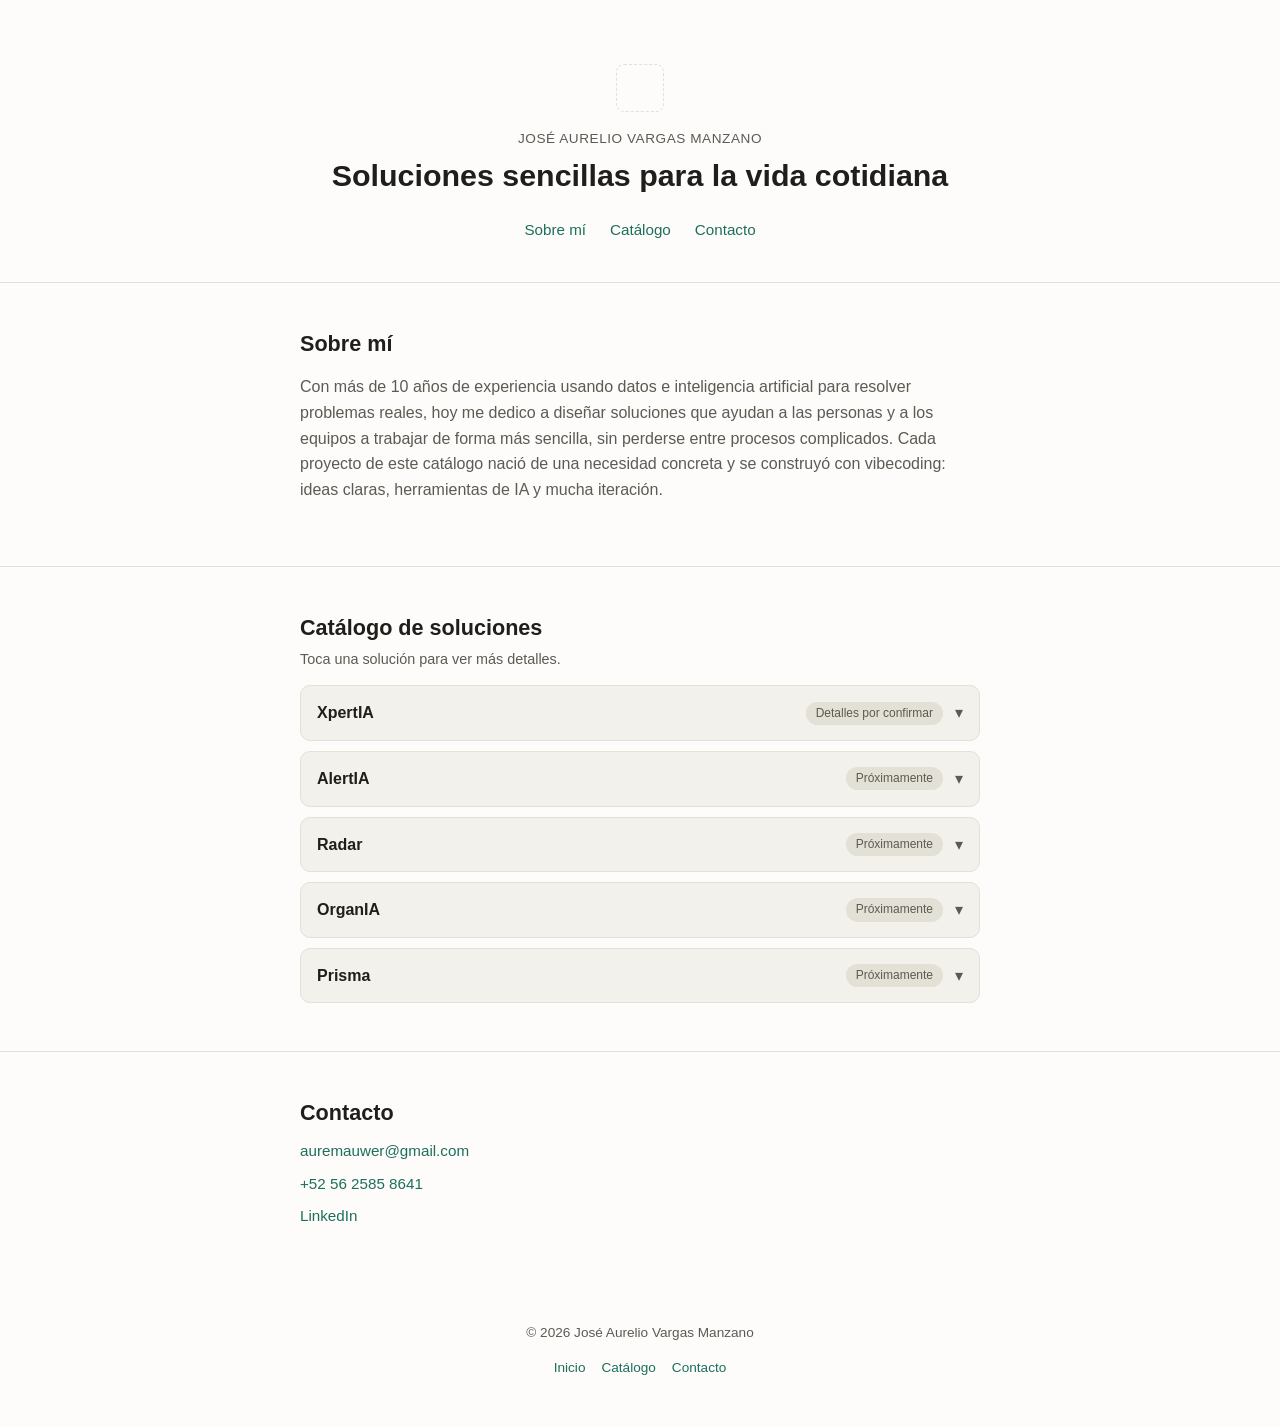
<file: index.html>
<!DOCTYPE html>
<html lang="es">
<head>
<meta charset="UTF-8">
<meta name="viewport" content="width=device-width, initial-scale=1.0">
<title>José Aurelio Vargas Manzano — Soluciones de IA</title>
<meta name="description" content="Portafolio de soluciones de IA de José Aurelio Vargas Manzano. Soluciones sencillas para la vida cotidiana.">
<link rel="stylesheet" href="css/styles.css">
</head>
<body>

<header class="hero" id="inicio">
  <div class="container">
    <div class="logo-placeholder" aria-hidden="true"></div>
    <p class="eyebrow">José Aurelio Vargas Manzano</p>
    <h1>Soluciones sencillas para la vida cotidiana</h1>
    <nav class="nav" aria-label="Navegación principal">
      <a href="#sobre-mi">Sobre mí</a>
      <a href="#catalogo">Catálogo</a>
      <a href="#contacto">Contacto</a>
    </nav>
  </div>
</header>

<main>

  <section id="sobre-mi" class="section">
    <div class="container">
      <h2>Sobre mí</h2>
      <p>
        Con más de 10 años de experiencia usando datos e inteligencia artificial para resolver
        problemas reales, hoy me dedico a diseñar soluciones que ayudan a las personas y a los
        equipos a trabajar de forma más sencilla, sin perderse entre procesos complicados.
        Cada proyecto de este catálogo nació de una necesidad concreta y se construyó con
        vibecoding: ideas claras, herramientas de IA y mucha iteración.
      </p>
    </div>
  </section>

  <section id="catalogo" class="section">
    <div class="container">
      <h2>Catálogo de soluciones</h2>
      <p class="section-intro">Toca una solución para ver más detalles.</p>

      <div class="catalog">

        <article class="card">
          <button class="card-toggle" aria-expanded="false">
            <span class="card-title">XpertIA</span>
            <span class="badge badge-pending">Detalles por confirmar</span>
            <span class="chevron" aria-hidden="true">&#9662;</span>
          </button>
          <div class="card-body">
            <p><strong>Problema que resuelve:</strong> muchas oficinas trabajan con procesos que
              siempre pasan por los mismos pasos, como expedientes o pedidos que avanzan de una
              etapa a otra. Cuando alguien fuera de ese proceso necesita saber cómo va todo
              —cuántos casos hay en cada etapa, cuál sigue, si alguno ya se tardó más de lo
              debido— normalmente tiene que perseguir a alguien más o armar un reporte a mano.</p>
            <p><strong>Cómo lo resuelve:</strong> XpertIA conoce el proceso de memoria y responde
              esas preguntas al instante, en el momento en que se hacen. Basta con preguntarle
              directamente, por ejemplo "¿cuántos casos llevan más de dos días esperando?", y él
              revisa la información real y contesta, sin que nadie tenga que armar reportes.</p>
            <p><strong>Estado:</strong> <span class="placeholder-text">por confirmar</span></p>
            <p><strong>Herramientas usadas:</strong> <span class="placeholder-text">por confirmar</span></p>
          </div>
        </article>

        <article class="card">
          <button class="card-toggle" aria-expanded="false">
            <span class="card-title">AlertIA</span>
            <span class="badge badge-pending">Próximamente</span>
            <span class="chevron" aria-hidden="true">&#9662;</span>
          </button>
          <div class="card-body">
            <p class="placeholder-text">Descripción, problema, estado y herramientas por confirmar.</p>
          </div>
        </article>

        <article class="card">
          <button class="card-toggle" aria-expanded="false">
            <span class="card-title">Radar</span>
            <span class="badge badge-pending">Próximamente</span>
            <span class="chevron" aria-hidden="true">&#9662;</span>
          </button>
          <div class="card-body">
            <p class="placeholder-text">Descripción, problema, estado y herramientas por confirmar.</p>
          </div>
        </article>

        <article class="card">
          <button class="card-toggle" aria-expanded="false">
            <span class="card-title">OrganIA</span>
            <span class="badge badge-pending">Próximamente</span>
            <span class="chevron" aria-hidden="true">&#9662;</span>
          </button>
          <div class="card-body">
            <p class="placeholder-text">Descripción, problema, estado y herramientas por confirmar.</p>
          </div>
        </article>

        <article class="card">
          <button class="card-toggle" aria-expanded="false">
            <span class="card-title">Prisma</span>
            <span class="badge badge-pending">Próximamente</span>
            <span class="chevron" aria-hidden="true">&#9662;</span>
          </button>
          <div class="card-body">
            <p class="placeholder-text">Descripción, problema, estado y herramientas por confirmar.</p>
          </div>
        </article>

      </div>
    </div>
  </section>

  <section id="contacto" class="section">
    <div class="container">
      <h2>Contacto</h2>
      <ul class="contact-list">
        <li><a href="mailto:auremauwer@gmail.com">auremauwer@gmail.com</a></li>
        <li><a href="tel:+525625858641">+52 56 2585 8641</a></li>
        <li><a href="https://www.linkedin.com/in/aurevargas/" target="_blank" rel="noopener noreferrer">LinkedIn</a></li>
      </ul>
    </div>
  </section>

</main>

<footer class="footer">
  <div class="container">
    <p>&copy; 2026 José Aurelio Vargas Manzano</p>
    <nav aria-label="Enlaces de pie de página">
      <a href="#inicio">Inicio</a>
      <a href="#catalogo">Catálogo</a>
      <a href="#contacto">Contacto</a>
    </nav>
  </div>
</footer>

<script src="js/script.js"></script>
</body>
</html>
</file>
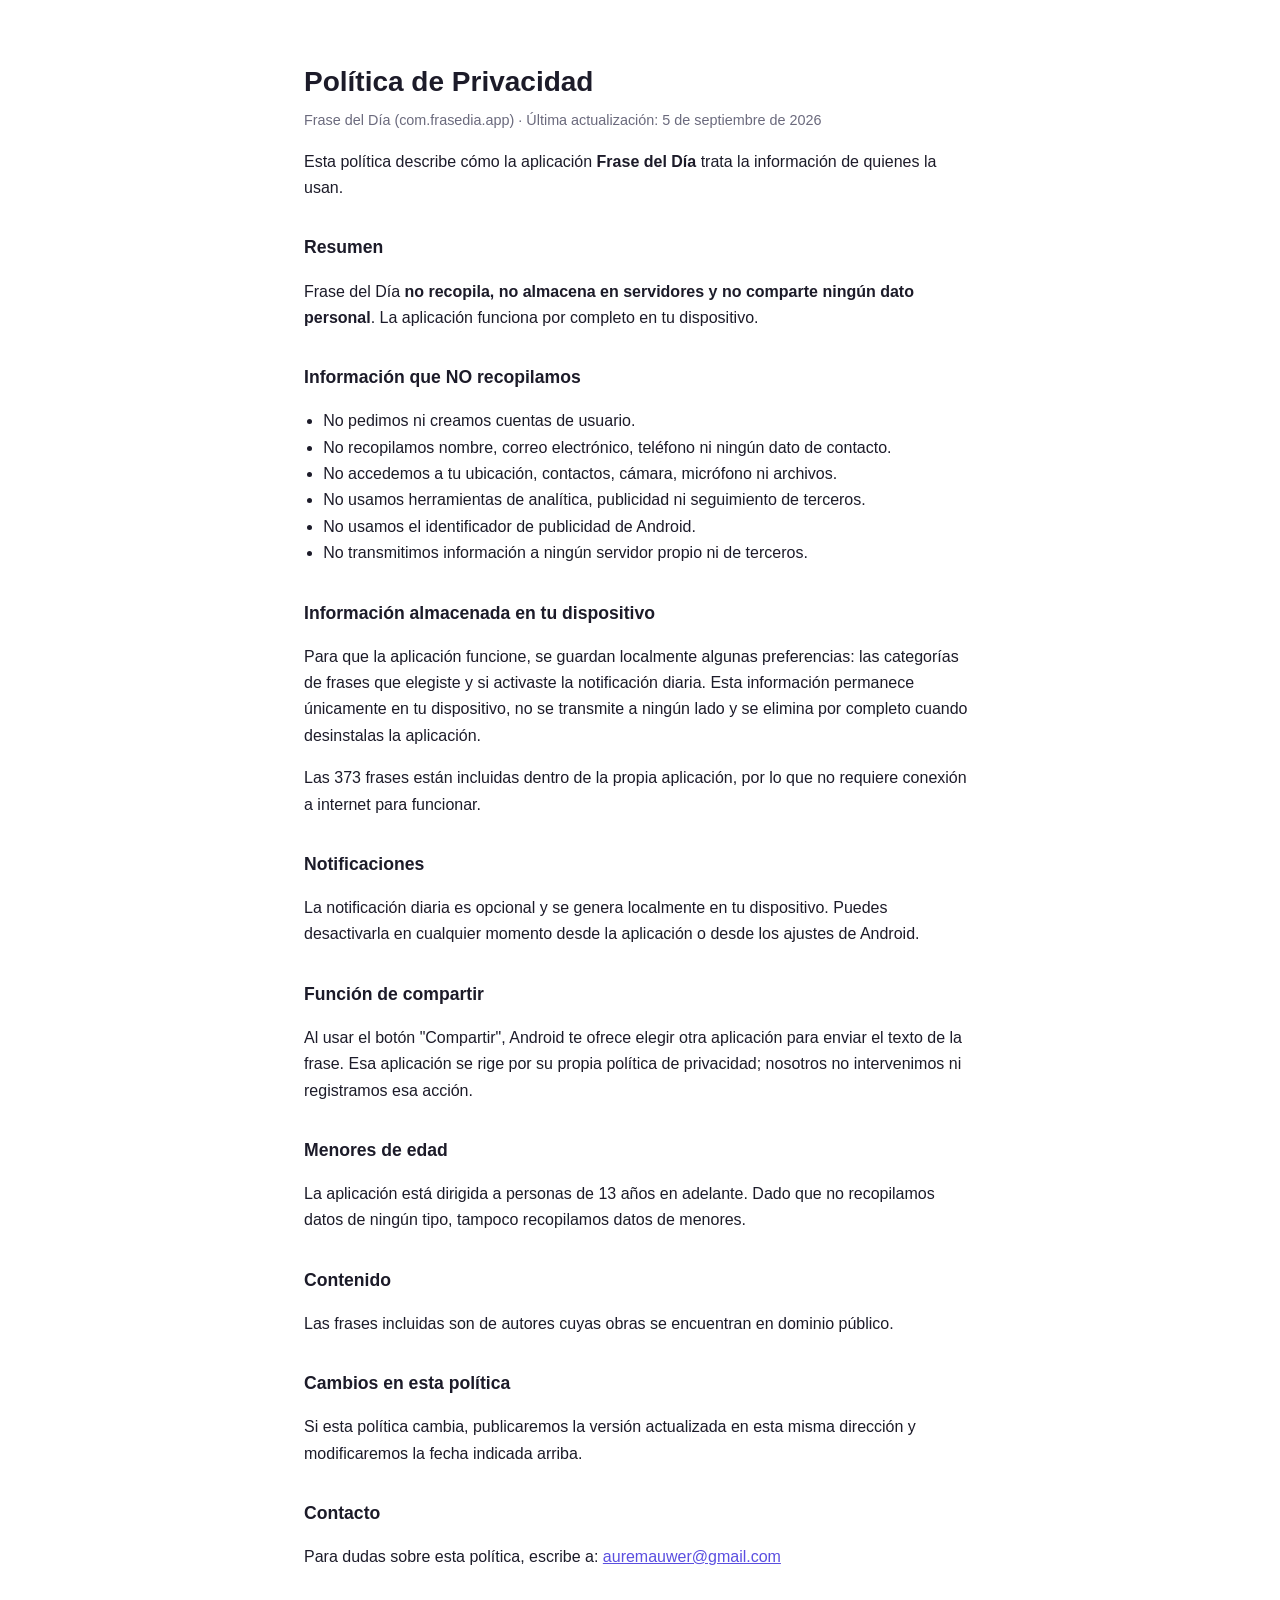
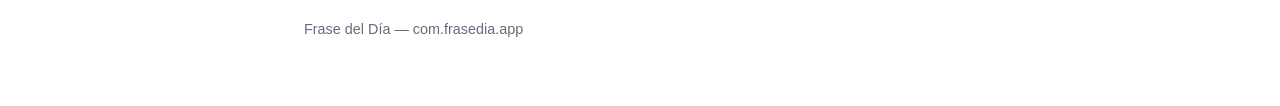
<file: privacidad/index.html>
<!DOCTYPE html>
<html lang="es">
<head>
<meta charset="utf-8">
<meta name="viewport" content="width=device-width, initial-scale=1">
<title>Política de Privacidad — Frase del Día</title>
<style>
  :root { color-scheme: light dark; }
  body {
    max-width: 42rem; margin: 0 auto; padding: 2.5rem 1.25rem 4rem;
    font: 16px/1.65 -apple-system, BlinkMacSystemFont, "Segoe UI", Roboto, sans-serif;
    color: #1c1b29; background: #fff;
  }
  h1 { font-size: 1.75rem; margin-bottom: .25rem; }
  h2 { font-size: 1.1rem; margin-top: 2rem; }
  .meta { color: #6b6a7d; font-size: .9rem; margin-top: 0; }
  ul { padding-left: 1.2rem; }
  footer { margin-top: 3rem; font-size: .9rem; color: #6b6a7d; }
  a { color: #5b4fe0; }
  @media (prefers-color-scheme: dark) {
    body { color: #e8e8ef; background: #1c1b29; }
    .meta, footer { color: #a9a8bd; }
    a { color: #9d94ff; }
  }
</style>
</head>
<body>

<h1>Política de Privacidad</h1>
<p class="meta">Frase del Día (com.frasedia.app) · Última actualización: 5 de septiembre de 2026</p>

<p>Esta política describe cómo la aplicación <strong>Frase del Día</strong> trata la información de quienes la usan.</p>

<h2>Resumen</h2>
<p>Frase del Día <strong>no recopila, no almacena en servidores y no comparte ningún dato personal</strong>. La aplicación funciona por completo en tu dispositivo.</p>

<h2>Información que NO recopilamos</h2>
<ul>
  <li>No pedimos ni creamos cuentas de usuario.</li>
  <li>No recopilamos nombre, correo electrónico, teléfono ni ningún dato de contacto.</li>
  <li>No accedemos a tu ubicación, contactos, cámara, micrófono ni archivos.</li>
  <li>No usamos herramientas de analítica, publicidad ni seguimiento de terceros.</li>
  <li>No usamos el identificador de publicidad de Android.</li>
  <li>No transmitimos información a ningún servidor propio ni de terceros.</li>
</ul>

<h2>Información almacenada en tu dispositivo</h2>
<p>Para que la aplicación funcione, se guardan localmente algunas preferencias: las categorías de frases que elegiste y si activaste la notificación diaria. Esta información permanece únicamente en tu dispositivo, no se transmite a ningún lado y se elimina por completo cuando desinstalas la aplicación.</p>
<p>Las 373 frases están incluidas dentro de la propia aplicación, por lo que no requiere conexión a internet para funcionar.</p>

<h2>Notificaciones</h2>
<p>La notificación diaria es opcional y se genera localmente en tu dispositivo. Puedes desactivarla en cualquier momento desde la aplicación o desde los ajustes de Android.</p>

<h2>Función de compartir</h2>
<p>Al usar el botón "Compartir", Android te ofrece elegir otra aplicación para enviar el texto de la frase. Esa aplicación se rige por su propia política de privacidad; nosotros no intervenimos ni registramos esa acción.</p>

<h2>Menores de edad</h2>
<p>La aplicación está dirigida a personas de 13 años en adelante. Dado que no recopilamos datos de ningún tipo, tampoco recopilamos datos de menores.</p>

<h2>Contenido</h2>
<p>Las frases incluidas son de autores cuyas obras se encuentran en dominio público.</p>

<h2>Cambios en esta política</h2>
<p>Si esta política cambia, publicaremos la versión actualizada en esta misma dirección y modificaremos la fecha indicada arriba.</p>

<h2>Contacto</h2>
<p>Para dudas sobre esta política, escribe a: <a href="mailto:auremauwer@gmail.com">auremauwer@gmail.com</a></p>

<footer>Frase del Día — com.frasedia.app</footer>

</body>
</html>
</file>
<file: css/styles.css>
:root {
  --bg: #fdfcfa;
  --bg-alt: #f3f1ec;
  --text: #1f1e1b;
  --text-secondary: #5c5a53;
  --accent: #1d6f5c;
  --accent-contrast: #ffffff;
  --border: #e3e0d6;
  --radius: 10px;
  --max-width: 720px;
  --font: -apple-system, BlinkMacSystemFont, "Segoe UI", Roboto, Helvetica, Arial, sans-serif;
}

@media (prefers-color-scheme: dark) {
  :root {
    --bg: #161513;
    --bg-alt: #201f1c;
    --text: #efece5;
    --text-secondary: #a8a49a;
    --accent: #4fbf9f;
    --accent-contrast: #0f1210;
    --border: #33312b;
  }
}

* { box-sizing: border-box; }

body {
  margin: 0;
  font-family: var(--font);
  background: var(--bg);
  color: var(--text);
  line-height: 1.6;
}

.container {
  max-width: var(--max-width);
  margin: 0 auto;
  padding: 0 20px;
}

h1, h2 {
  font-weight: 600;
  line-height: 1.25;
}

h1 { font-size: 1.9rem; margin: 0.4rem 0 1.5rem; }
h2 { font-size: 1.35rem; margin: 0 0 0.75rem; }

p { color: var(--text-secondary); }

a {
  color: var(--accent);
  text-decoration: none;
}
a:hover { text-decoration: underline; }

.hero {
  padding: 4rem 0 2.5rem;
  text-align: center;
  border-bottom: 1px solid var(--border);
}

.logo-placeholder {
  width: 48px;
  height: 48px;
  margin: 0 auto 1rem;
  border: 1px dashed var(--border);
  border-radius: 8px;
}

.eyebrow {
  margin: 0;
  font-size: 0.85rem;
  letter-spacing: 0.04em;
  text-transform: uppercase;
  color: var(--text-secondary);
}

.nav {
  display: flex;
  justify-content: center;
  gap: 1.5rem;
  font-size: 0.95rem;
}

.section {
  padding: 3rem 0;
  border-bottom: 1px solid var(--border);
}

.section:last-of-type { border-bottom: none; }

.section-intro {
  margin-top: -0.4rem;
  font-size: 0.9rem;
}

.catalog {
  display: flex;
  flex-direction: column;
  gap: 10px;
}

.card {
  border: 1px solid var(--border);
  border-radius: var(--radius);
  background: var(--bg-alt);
  overflow: hidden;
}

.card-toggle {
  width: 100%;
  display: flex;
  align-items: center;
  gap: 12px;
  padding: 14px 16px;
  background: none;
  border: none;
  font: inherit;
  color: var(--text);
  cursor: pointer;
  text-align: left;
}

.card-title {
  font-weight: 600;
  font-size: 1rem;
}

.badge {
  margin-left: auto;
  font-size: 0.75rem;
  padding: 2px 10px;
  border-radius: 999px;
  background: var(--border);
  color: var(--text-secondary);
  white-space: nowrap;
}

.badge-ready {
  background: rgba(29, 111, 92, 0.14);
  color: var(--accent);
}

.chevron {
  transition: transform 0.2s ease;
  color: var(--text-secondary);
}

.card-toggle[aria-expanded="true"] .chevron {
  transform: rotate(180deg);
}

.card-body {
  max-height: 0;
  overflow: hidden;
  padding: 0 16px;
  transition: max-height 0.25s ease, padding 0.25s ease;
}

.card-body p { margin: 0.6rem 0; font-size: 0.92rem; }

.card-toggle[aria-expanded="true"] + .card-body {
  padding: 0 16px 16px;
}

.placeholder-text {
  color: var(--text-secondary);
  font-style: italic;
}

.contact-list {
  list-style: none;
  padding: 0;
  margin: 0;
  display: flex;
  flex-direction: column;
  gap: 8px;
  font-size: 0.95rem;
}

.footer {
  padding: 2rem 0 3rem;
  text-align: center;
  font-size: 0.85rem;
  color: var(--text-secondary);
}

.footer nav {
  margin-top: 8px;
  display: flex;
  justify-content: center;
  gap: 1rem;
}

@media (max-width: 480px) {
  h1 { font-size: 1.5rem; }
  .hero { padding: 3rem 0 2rem; }
}
</file>
